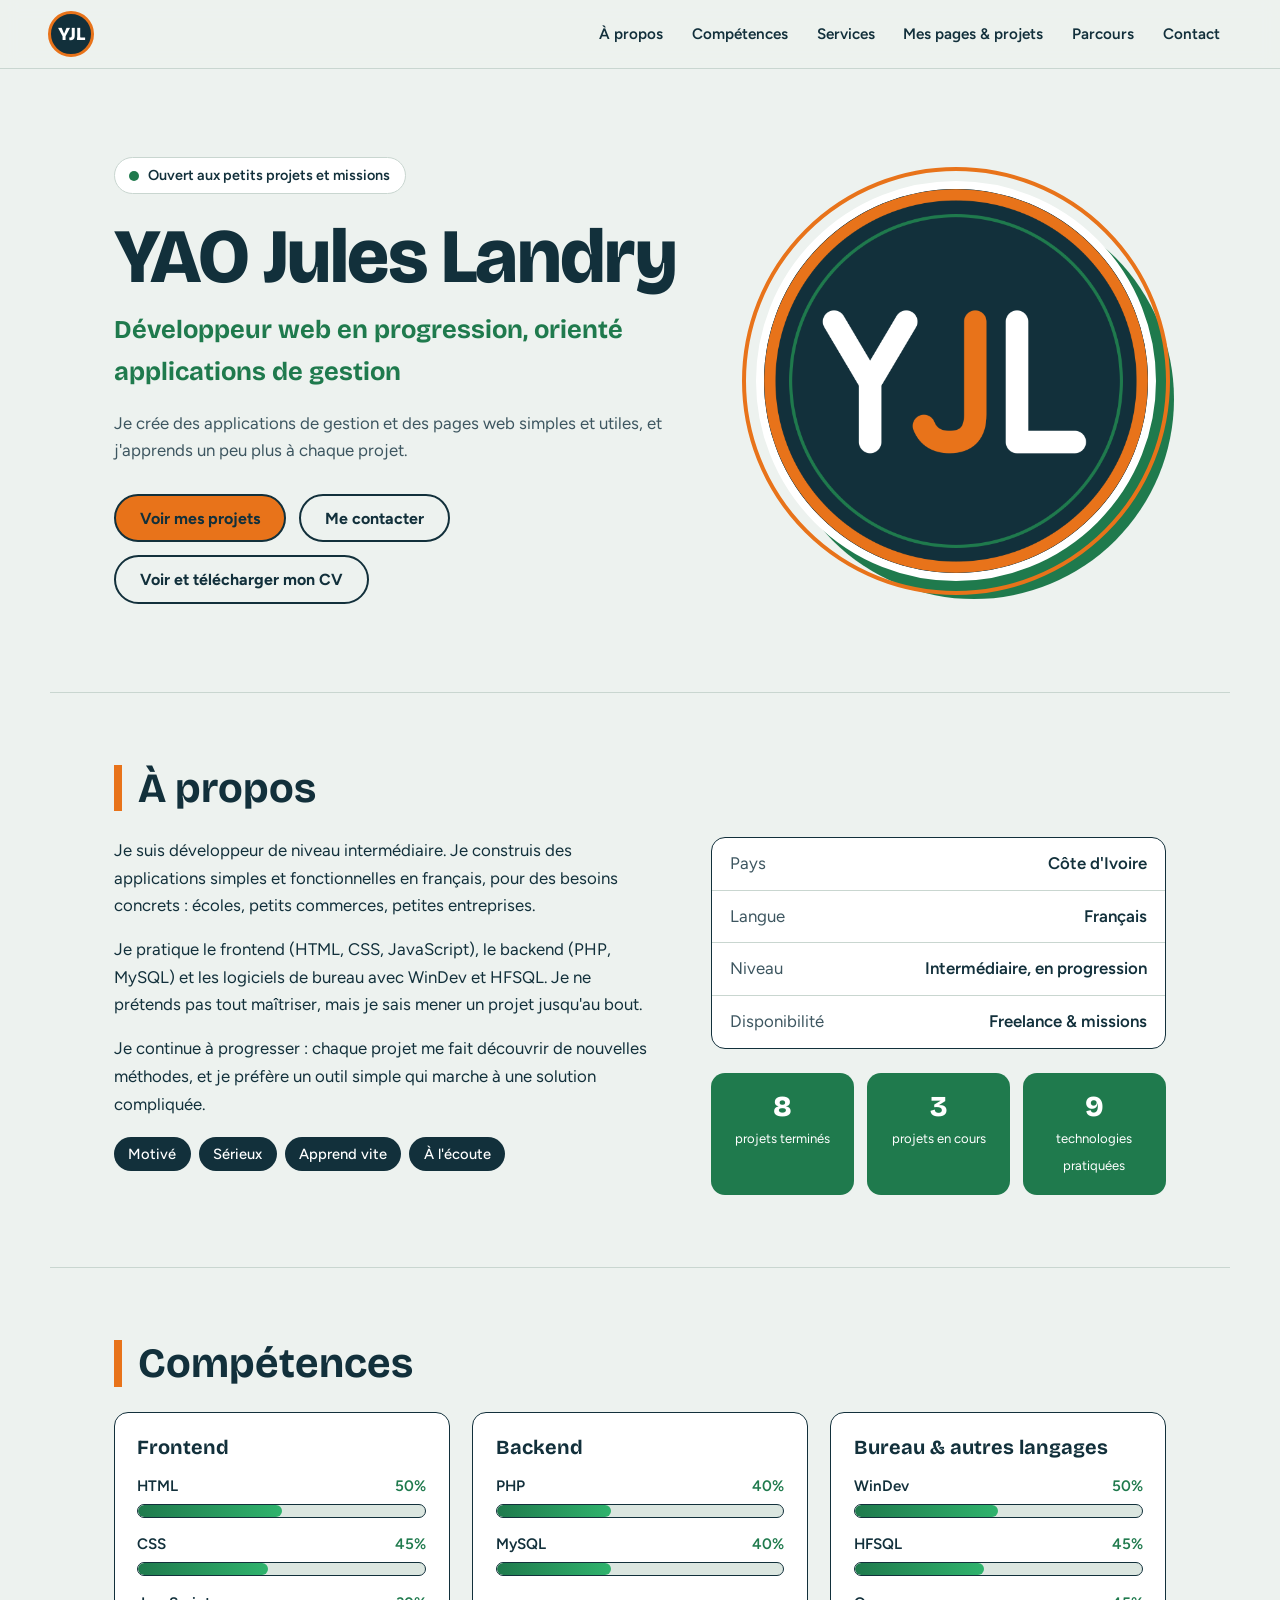
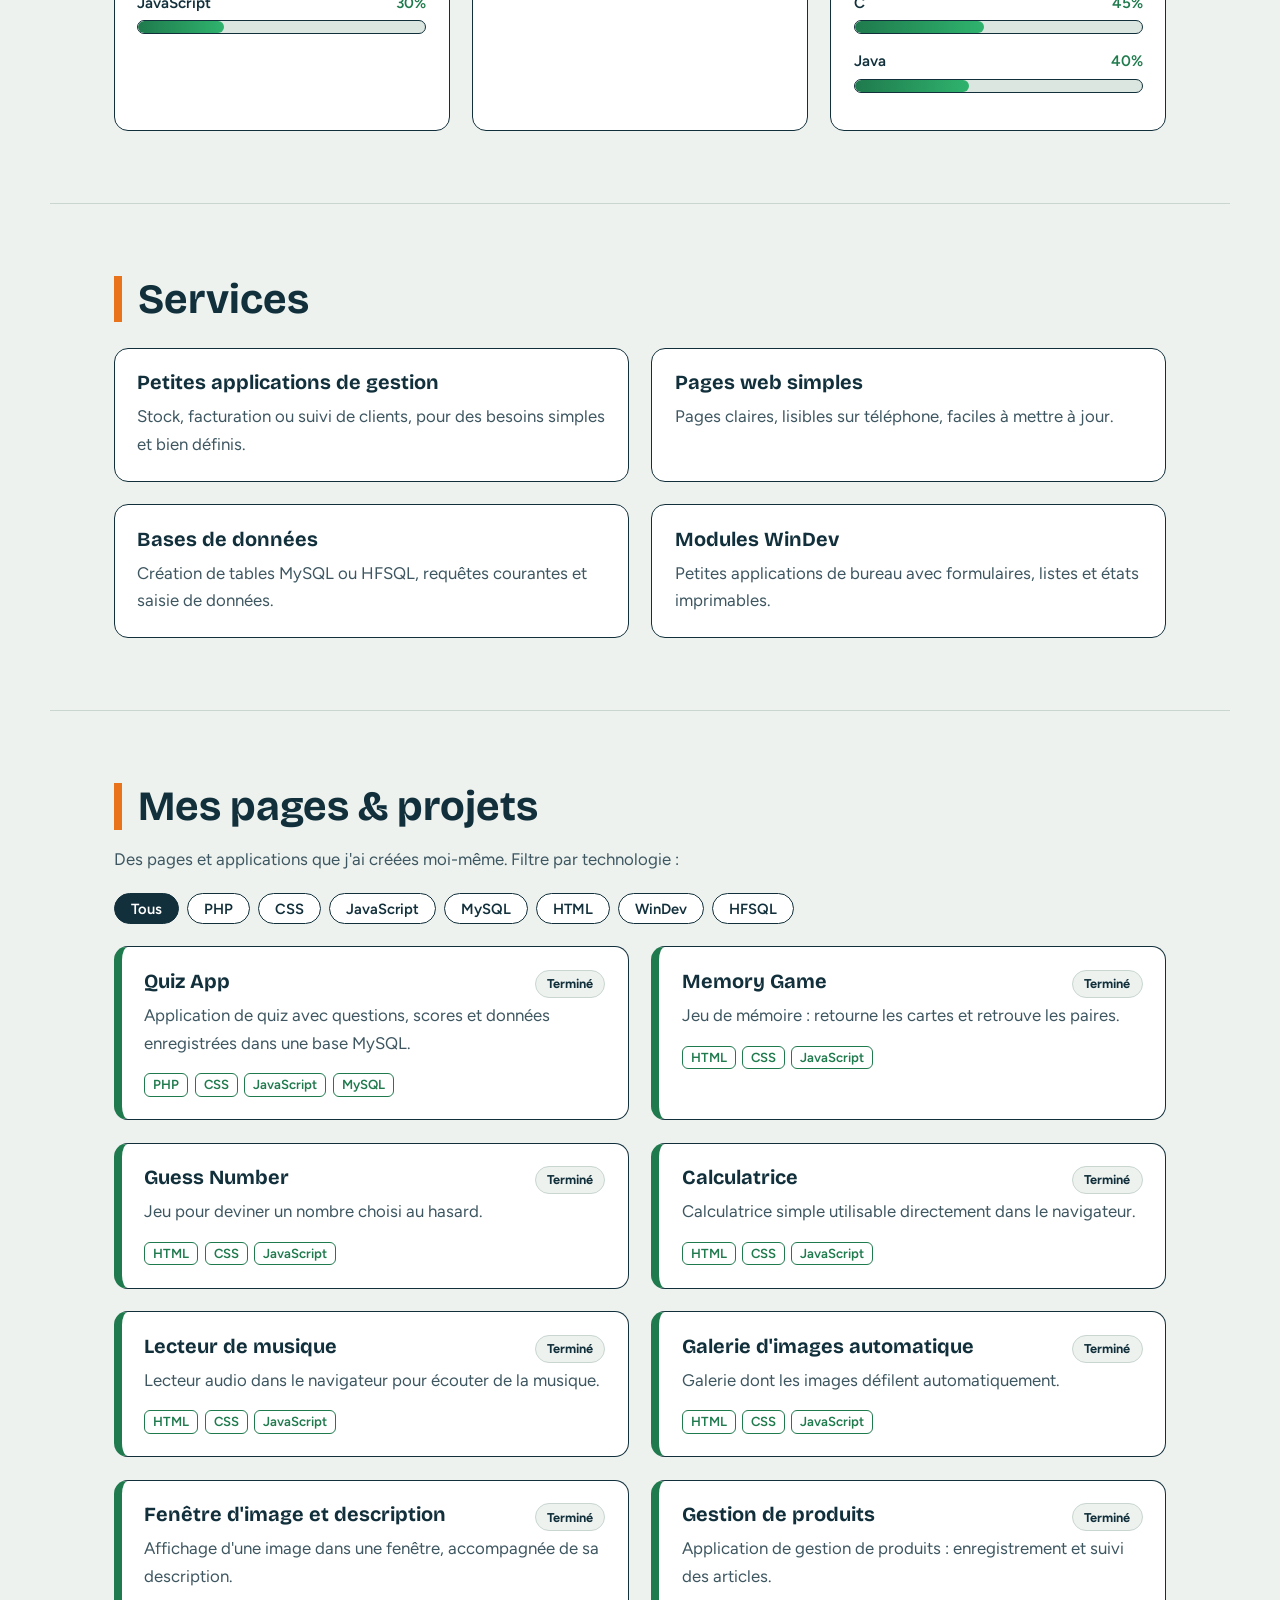
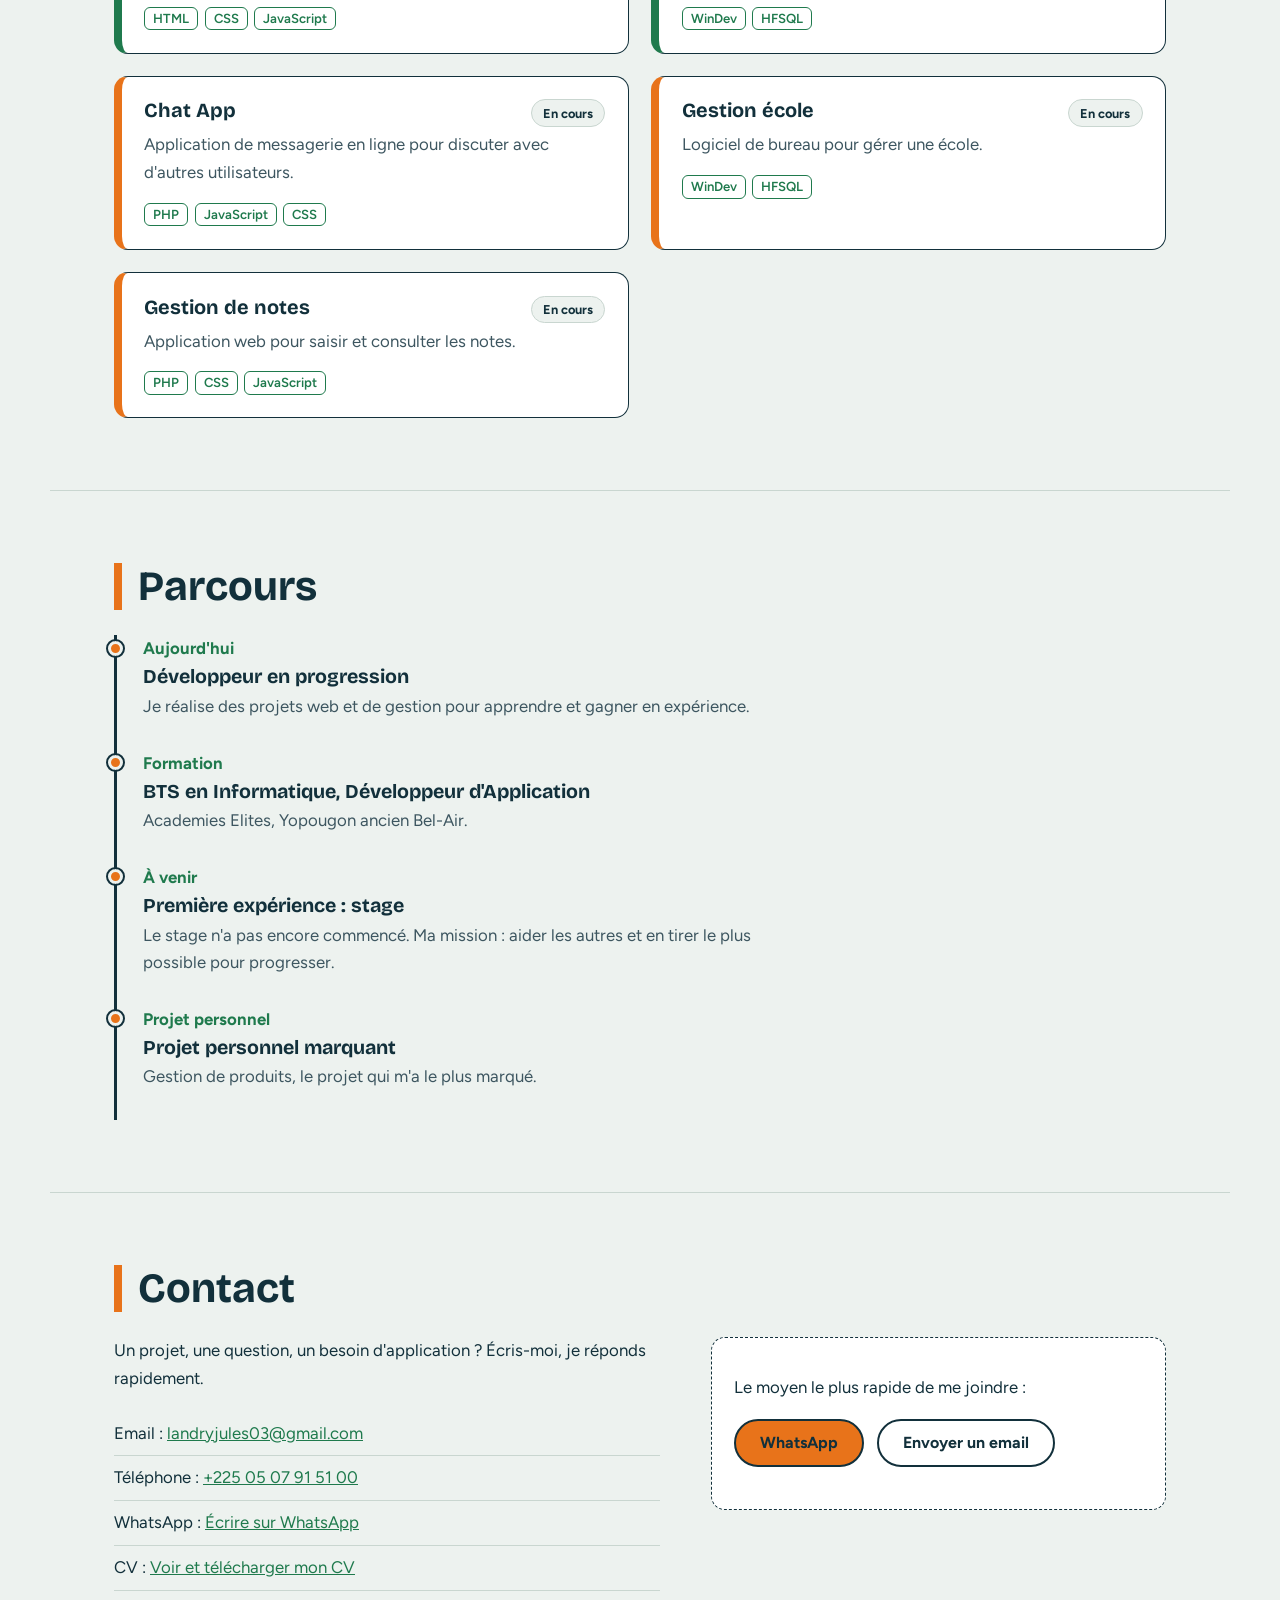
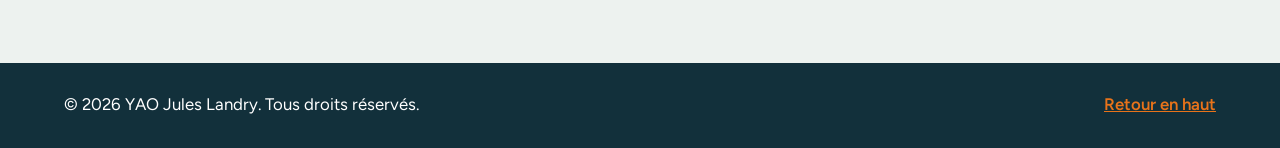
<file: index.html>
<!DOCTYPE html>
<html lang="fr"><head><meta charset="UTF-8"><meta name="viewport" content="width=device-width, initial-scale=1">
<title>YAO Jules Landry | Portfolio</title>
<meta name="description" content="Je crée des applications de gestion et des pages web simples et utiles.">
<link rel="preconnect" href="https://fonts.googleapis.com"><link rel="preconnect" href="https://fonts.gstatic.com" crossorigin>
<link href="https://fonts.googleapis.com/css2?family=Bricolage+Grotesque:wght@500;700;800&family=Figtree:wght@400;500;600&display=swap" rel="stylesheet">
<link rel="stylesheet" href="css/style.css"></head><body>
<a class="lien-evitement" href="#contenu">Aller au contenu</a>
<header class="entete" id="haut"><a class="logo" href="#accueil" aria-label="Accueil">YJL</a>
<button class="burger" aria-label="Ouvrir le menu" aria-expanded="false" aria-controls="menu"><span></span><span></span><span></span></button>
<nav id="menu" class="menu" aria-label="Navigation principale">
<a href="#apropos">À propos</a>
<a href="#competences">Compétences</a>
<a href="#services">Services</a>
<a href="#projets">Mes pages &amp; projets</a>
<a href="#parcours">Parcours</a>
<a href="#contact">Contact</a>
</nav></header><main id="contenu">
<section id="accueil" class="hero"><div class="hero-texte"><p class="pastille"><span class="point"></span>Ouvert aux petits projets et missions</p>
<h1>YAO Jules Landry</h1><p class="titre">Développeur web en progression, orienté applications de gestion</p>
<p class="accroche">Je crée des applications de gestion et des pages web simples et utiles, et j'apprends un peu plus à chaque projet.</p>
<div class="boutons"><a class="btn btn-plein" href="#projets">Voir mes projets</a><a class="btn btn-contour" href="#contact">Me contacter</a><a class="btn btn-contour" href="cv.html">Voir et télécharger mon CV</a></div></div>
<div class="hero-photo"><div class="cadre-photo"><img src="img/logo-yjl.png" alt="Logo YJL de YAO Jules Landry" width="420" height="420"></div></div></section>
<section id="apropos" class="bloc"><h2>À propos</h2><div class="deux-col"><div class="prose">
<p>Je suis développeur de niveau intermédiaire. Je construis des applications simples et fonctionnelles en français, pour des besoins concrets : écoles, petits commerces, petites entreprises.</p>
<p>Je pratique le frontend (HTML, CSS, JavaScript), le backend (PHP, MySQL) et les logiciels de bureau avec WinDev et HFSQL. Je ne prétends pas tout maîtriser, mais je sais mener un projet jusqu&#x27;au bout.</p>
<p>Je continue à progresser : chaque projet me fait découvrir de nouvelles méthodes, et je préfère un outil simple qui marche à une solution compliquée.</p>
<ul class="qualites"><li>Motivé</li><li>Sérieux</li><li>Apprend vite</li><li>À l&#x27;écoute</li></ul></div><div><dl class="infos">
<div><dt>Pays</dt><dd>Côte d&#x27;Ivoire</dd></div>
<div><dt>Langue</dt><dd>Français</dd></div>
<div><dt>Niveau</dt><dd>Intermédiaire, en progression</dd></div>
<div><dt>Disponibilité</dt><dd>Freelance &amp; missions</dd></div>
</dl><div class="chiffres"><div><strong>8</strong><span>projets terminés</span></div><div><strong>3</strong><span>projets en cours</span></div><div><strong>9</strong><span>technologies pratiquées</span></div></div></div></div></section>
<section id="competences" class="bloc"><h2>Compétences</h2><div class="grille-3">
<div class="groupe"><h3>Frontend</h3>
<div class="barre"><div class="barre-ligne"><span>HTML</span><span>50%</span></div><div class="piste" role="progressbar" aria-valuenow="50" aria-valuemin="0" aria-valuemax="100" aria-label="HTML"><div class="rempli" style="--niveau: 50%"></div></div></div>
<div class="barre"><div class="barre-ligne"><span>CSS</span><span>45%</span></div><div class="piste" role="progressbar" aria-valuenow="45" aria-valuemin="0" aria-valuemax="100" aria-label="CSS"><div class="rempli" style="--niveau: 45%"></div></div></div>
<div class="barre"><div class="barre-ligne"><span>JavaScript</span><span>30%</span></div><div class="piste" role="progressbar" aria-valuenow="30" aria-valuemin="0" aria-valuemax="100" aria-label="JavaScript"><div class="rempli" style="--niveau: 30%"></div></div></div>
</div>
<div class="groupe"><h3>Backend</h3>
<div class="barre"><div class="barre-ligne"><span>PHP</span><span>40%</span></div><div class="piste" role="progressbar" aria-valuenow="40" aria-valuemin="0" aria-valuemax="100" aria-label="PHP"><div class="rempli" style="--niveau: 40%"></div></div></div>
<div class="barre"><div class="barre-ligne"><span>MySQL</span><span>40%</span></div><div class="piste" role="progressbar" aria-valuenow="40" aria-valuemin="0" aria-valuemax="100" aria-label="MySQL"><div class="rempli" style="--niveau: 40%"></div></div></div>
</div>
<div class="groupe"><h3>Bureau &amp; autres langages</h3>
<div class="barre"><div class="barre-ligne"><span>WinDev</span><span>50%</span></div><div class="piste" role="progressbar" aria-valuenow="50" aria-valuemin="0" aria-valuemax="100" aria-label="WinDev"><div class="rempli" style="--niveau: 50%"></div></div></div>
<div class="barre"><div class="barre-ligne"><span>HFSQL</span><span>45%</span></div><div class="piste" role="progressbar" aria-valuenow="45" aria-valuemin="0" aria-valuemax="100" aria-label="HFSQL"><div class="rempli" style="--niveau: 45%"></div></div></div>
<div class="barre"><div class="barre-ligne"><span>C</span><span>45%</span></div><div class="piste" role="progressbar" aria-valuenow="45" aria-valuemin="0" aria-valuemax="100" aria-label="C"><div class="rempli" style="--niveau: 45%"></div></div></div>
<div class="barre"><div class="barre-ligne"><span>Java</span><span>40%</span></div><div class="piste" role="progressbar" aria-valuenow="40" aria-valuemin="0" aria-valuemax="100" aria-label="Java"><div class="rempli" style="--niveau: 40%"></div></div></div>
</div>
</div></section><section id="services" class="bloc"><h2>Services</h2><div class="grille-2">
<article class="service"><h3>Petites applications de gestion</h3><p>Stock, facturation ou suivi de clients, pour des besoins simples et bien définis.</p></article>
<article class="service"><h3>Pages web simples</h3><p>Pages claires, lisibles sur téléphone, faciles à mettre à jour.</p></article>
<article class="service"><h3>Bases de données</h3><p>Création de tables MySQL ou HFSQL, requêtes courantes et saisie de données.</p></article>
<article class="service"><h3>Modules WinDev</h3><p>Petites applications de bureau avec formulaires, listes et états imprimables.</p></article>
</div></section><section id="projets" class="bloc"><h2>Mes pages &amp; projets</h2><p class="intro">Des pages et applications que j'ai créées moi-même. Filtre par technologie :</p><div class="filtres" role="group" aria-label="Filtrer les projets"><button class="filtre actif" data-filtre="tous">Tous</button><button class="filtre" data-filtre="PHP">PHP</button><button class="filtre" data-filtre="CSS">CSS</button><button class="filtre" data-filtre="JavaScript">JavaScript</button><button class="filtre" data-filtre="MySQL">MySQL</button><button class="filtre" data-filtre="HTML">HTML</button><button class="filtre" data-filtre="WinDev">WinDev</button><button class="filtre" data-filtre="HFSQL">HFSQL</button></div><div class="grille-2" id="liste-projets">
<article class="projet statut-fini" data-tags="PHP|CSS|JavaScript|MySQL"><div class="projet-haut"><h3>Quiz App</h3><span class="statut">Terminé</span></div><p>Application de quiz avec questions, scores et données enregistrées dans une base MySQL.</p><ul class="tags"><li>PHP</li><li>CSS</li><li>JavaScript</li><li>MySQL</li></ul></article>
<article class="projet statut-fini" data-tags="HTML|CSS|JavaScript"><div class="projet-haut"><h3>Memory Game</h3><span class="statut">Terminé</span></div><p>Jeu de mémoire : retourne les cartes et retrouve les paires.</p><ul class="tags"><li>HTML</li><li>CSS</li><li>JavaScript</li></ul></article>
<article class="projet statut-fini" data-tags="HTML|CSS|JavaScript"><div class="projet-haut"><h3>Guess Number</h3><span class="statut">Terminé</span></div><p>Jeu pour deviner un nombre choisi au hasard.</p><ul class="tags"><li>HTML</li><li>CSS</li><li>JavaScript</li></ul></article>
<article class="projet statut-fini" data-tags="HTML|CSS|JavaScript"><div class="projet-haut"><h3>Calculatrice</h3><span class="statut">Terminé</span></div><p>Calculatrice simple utilisable directement dans le navigateur.</p><ul class="tags"><li>HTML</li><li>CSS</li><li>JavaScript</li></ul></article>
<article class="projet statut-fini" data-tags="HTML|CSS|JavaScript"><div class="projet-haut"><h3>Lecteur de musique</h3><span class="statut">Terminé</span></div><p>Lecteur audio dans le navigateur pour écouter de la musique.</p><ul class="tags"><li>HTML</li><li>CSS</li><li>JavaScript</li></ul></article>
<article class="projet statut-fini" data-tags="HTML|CSS|JavaScript"><div class="projet-haut"><h3>Galerie d&#x27;images automatique</h3><span class="statut">Terminé</span></div><p>Galerie dont les images défilent automatiquement.</p><ul class="tags"><li>HTML</li><li>CSS</li><li>JavaScript</li></ul></article>
<article class="projet statut-fini" data-tags="HTML|CSS|JavaScript"><div class="projet-haut"><h3>Fenêtre d&#x27;image et description</h3><span class="statut">Terminé</span></div><p>Affichage d&#x27;une image dans une fenêtre, accompagnée de sa description.</p><ul class="tags"><li>HTML</li><li>CSS</li><li>JavaScript</li></ul></article>
<article class="projet statut-fini" data-tags="WinDev|HFSQL"><div class="projet-haut"><h3>Gestion de produits</h3><span class="statut">Terminé</span></div><p>Application de gestion de produits : enregistrement et suivi des articles.</p><ul class="tags"><li>WinDev</li><li>HFSQL</li></ul></article>
<article class="projet statut-cours" data-tags="PHP|JavaScript|CSS"><div class="projet-haut"><h3>Chat App</h3><span class="statut">En cours</span></div><p>Application de messagerie en ligne pour discuter avec d&#x27;autres utilisateurs.</p><ul class="tags"><li>PHP</li><li>JavaScript</li><li>CSS</li></ul></article>
<article class="projet statut-cours" data-tags="WinDev|HFSQL"><div class="projet-haut"><h3>Gestion école</h3><span class="statut">En cours</span></div><p>Logiciel de bureau pour gérer une école.</p><ul class="tags"><li>WinDev</li><li>HFSQL</li></ul></article>
<article class="projet statut-cours" data-tags="PHP|CSS|JavaScript"><div class="projet-haut"><h3>Gestion de notes</h3><span class="statut">En cours</span></div><p>Application web pour saisir et consulter les notes.</p><ul class="tags"><li>PHP</li><li>CSS</li><li>JavaScript</li></ul></article>
</div></section><section id="parcours" class="bloc"><h2>Parcours</h2><ol class="chrono">
<li><span class="date">Aujourd&#x27;hui</span><h3>Développeur en progression</h3><p>Je réalise des projets web et de gestion pour apprendre et gagner en expérience.</p></li>
<li><span class="date">Formation</span><h3>BTS en Informatique, Développeur d&#x27;Application</h3><p>Academies Elites, Yopougon ancien Bel-Air.</p></li>
<li><span class="date">À venir</span><h3>Première expérience : stage</h3><p>Le stage n&#x27;a pas encore commencé. Ma mission : aider les autres et en tirer le plus possible pour progresser.</p></li>
<li><span class="date">Projet personnel</span><h3>Projet personnel marquant</h3><p>Gestion de produits, le projet qui m&#x27;a le plus marqué.</p></li>
</ol></section><section id="contact" class="bloc"><h2>Contact</h2><div class="deux-col"><div class="prose">
<p>Un projet, une question, un besoin d'application ? Écris-moi, je réponds rapidement.</p>
<ul class="coordonnees"><li>Email : <a href="mailto:landryjules03@gmail.com">landryjules03@gmail.com</a></li><li>Téléphone : <a href="tel:+2250507915100">+225 05 07 91 51 00</a></li>
<li>WhatsApp : <a href="https://wa.me/2250507915100" target="_blank" rel="noopener">Écrire sur WhatsApp</a></li><li>CV : <a href="cv.html">Voir et télécharger mon CV</a></li></ul></div>
<div class="note-cv"><p>Le moyen le plus rapide de me joindre :</p><div class="actions-cv">
<a class="btn btn-plein" href="https://wa.me/2250507915100" target="_blank" rel="noopener">WhatsApp</a>
<a class="btn btn-contour" href="mailto:landryjules03@gmail.com?subject=Contact%20depuis%20ton%20portfolio">Envoyer un email</a></div></div></div></section></main>
<footer class="pied"><p>© 2026 YAO Jules Landry. Tous droits réservés.</p><a href="#haut">Retour en haut</a></footer>
<script src="js/main.js"></script></body></html>
</file>
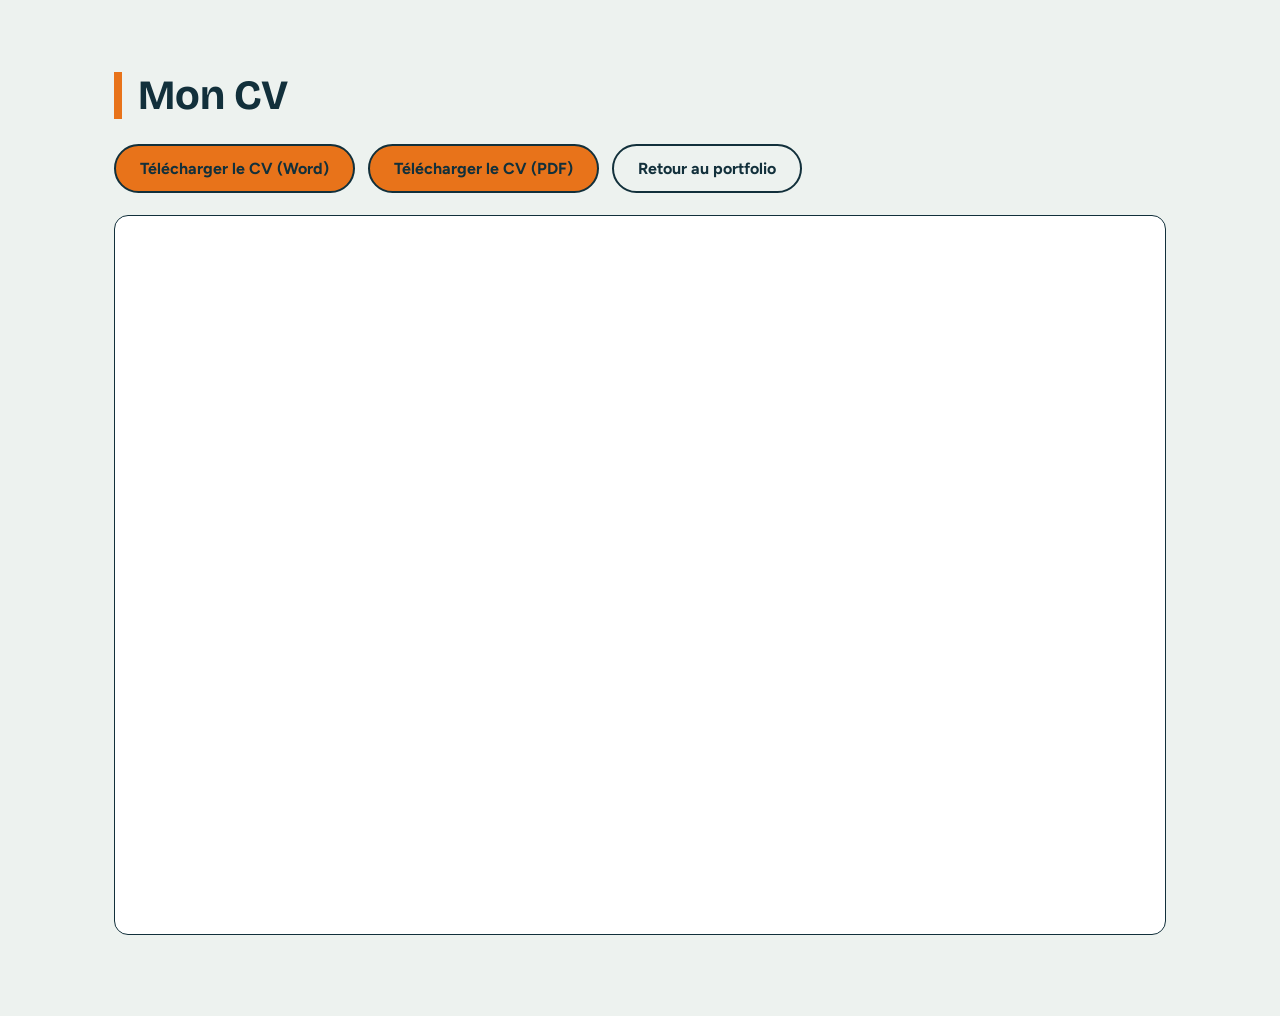
<file: cv.html>
<!DOCTYPE html>
<html lang="fr"><head><meta charset="UTF-8"><meta name="viewport" content="width=device-width, initial-scale=1"><title>CV | YAO Jules Landry</title>
<link href="https://fonts.googleapis.com/css2?family=Bricolage+Grotesque:wght@500;700;800&family=Figtree:wght@400;500;600&display=swap" rel="stylesheet">
<link rel="stylesheet" href="css/style.css"></head><body><main><section class="bloc" style="border-top:0"><h2>Mon CV</h2>
<div class="actions-cv"><a class="btn btn-plein" href="cv/CV-YAO-Jules-Landry.docx" download>Télécharger le CV (Word)</a>
<a class="btn btn-plein" href="cv/CV-YAO-Jules-Landry.pdf" download>Télécharger le CV (PDF)</a>
<a class="btn btn-contour" href="index.html#accueil">Retour au portfolio</a></div>
<iframe class="apercu-cv" src="cv/CV-YAO-Jules-Landry.pdf" title="CV de YAO Jules Landry"></iframe></section></main></body></html>
</file>
<file: css/style.css>
/* ============ VARIABLES : change ici les couleurs, la forme de la photo ============ */
:root {
  --encre: #12303b;
  --fond: #edf2ef;
  --blanc: #ffffff;
  --orange: #e8731a;
  --vert: #1f7a4d;
  --brume: #c9d6d0;
  --texte-doux: #3d5660;
  --forme-photo: 50%;          /* 50% = cercle ; 12% = carré arrondi ; 50% 50% 50% 50% / 60% 60% 40% 40% = arche */
  --titres: "Bricolage Grotesque", "Trebuchet MS", sans-serif;
  --corps: "Figtree", "Segoe UI", Arial, sans-serif;
}

*, *::before, *::after { box-sizing: border-box; }
html { scroll-behavior: smooth; scroll-padding-top: 76px; }
body { margin: 0; background: var(--fond); color: var(--encre); font-family: var(--corps); font-size: 1.05rem; line-height: 1.65; }
img { max-width: 100%; display: block; }
a { color: var(--vert); }
h1, h2, h3 { font-family: var(--titres); line-height: 1.12; margin: 0; }
:focus-visible { outline: 3px solid var(--orange); outline-offset: 3px; }

.lien-evitement { position: absolute; left: -999px; top: 8px; background: var(--encre); color: #fff; padding: .6rem 1rem; z-index: 100; border-radius: 6px; }
.lien-evitement:focus { left: 8px; }

/* ============ En-tête ============ */
.entete { position: sticky; top: 0; z-index: 50; display: flex; align-items: center; justify-content: space-between; gap: 1rem;
  padding: .7rem clamp(1rem, 4vw, 3rem); background: rgba(237, 242, 239, .94); backdrop-filter: blur(8px); border-bottom: 1.5px solid var(--brume); }
.logo { font-family: var(--titres); font-weight: 800; font-size: 1.15rem; text-decoration: none; color: var(--blanc); background: var(--encre);
  width: 46px; height: 46px; display: grid; place-items: center; border-radius: 50%; border: 3px solid var(--orange); }
.menu { display: flex; gap: .3rem; flex-wrap: wrap; justify-content: flex-end; }
.menu a { text-decoration: none; color: var(--encre); font-weight: 600; font-size: .95rem; padding: .4rem .75rem; border-radius: 999px; }
.menu a:hover { background: var(--encre); color: var(--blanc); }
.burger { display: none; background: none; border: 1.5px solid var(--encre); border-radius: 10px; width: 46px; height: 42px; cursor: pointer; padding: 0 10px; flex-direction: column; justify-content: center; gap: 5px; }
.burger span { display: block; height: 2.5px; background: var(--encre); border-radius: 2px; }

/* ============ Accueil ============ */
main > section { padding-inline: clamp(1rem, 5vw, 4rem); }
.hero { display: grid; grid-template-columns: 1.15fr .85fr; gap: clamp(1.5rem, 5vw, 4rem); align-items: center; max-width: 1180px; margin: 0 auto; padding-block: clamp(2.5rem, 7vw, 5.5rem); }
.pastille { display: inline-flex; align-items: center; gap: .55rem; margin: 0 0 1.2rem; padding: .35rem .9rem; background: var(--blanc); border: 1.5px solid var(--brume); border-radius: 999px; font-size: .9rem; font-weight: 600; }
.point { width: 10px; height: 10px; border-radius: 50%; background: var(--vert); }
.hero h1 { font-size: clamp(2.5rem, 7vw, 4.8rem); font-weight: 800; letter-spacing: -.02em; }
.titre { font-family: var(--titres); font-size: clamp(1.15rem, 2.4vw, 1.6rem); font-weight: 700; color: var(--vert); margin: .6rem 0 1rem; }
.accroche { max-width: 34em; color: var(--texte-doux); margin: 0 0 1.8rem; }
.boutons { display: flex; flex-wrap: wrap; gap: .8rem; }
.btn { display: inline-block; font: 700 1rem var(--corps); text-decoration: none; padding: .8rem 1.5rem; border-radius: 999px; border: 2px solid var(--encre); cursor: pointer; transition: transform .15s; }
.btn:hover { transform: translateY(-2px); }
.btn-plein { background: var(--orange); color: var(--encre); }
.btn-contour { background: transparent; color: var(--encre); }

/* Cadre photo arrondi (le moment fort de la page) */
.hero-photo { display: grid; place-items: center; }
.cadre-photo { position: relative; width: min(100%, 400px); aspect-ratio: 1; border-radius: var(--forme-photo); border: 8px solid var(--blanc);
  outline: 4px solid var(--orange); outline-offset: 10px; background: var(--brume); overflow: hidden; box-shadow: 18px 18px 0 var(--vert);
  animation: apparition .9s ease-out both; }
.cadre-photo img { width: 100%; height: 100%; object-fit: cover; object-position: center top; }
.initiales { display: none; position: absolute; inset: 0; place-items: center; font: 800 clamp(3.5rem, 12vw, 6rem) var(--titres); color: var(--encre); }
.cadre-photo.sans-photo .initiales { display: grid; }
@keyframes apparition { from { opacity: 0; transform: scale(.92) rotate(-3deg); } to { opacity: 1; transform: none; } }

/* ============ Blocs ============ */
.bloc { max-width: 1180px; margin: 0 auto; padding-block: clamp(2.5rem, 6vw, 4.5rem); border-top: 1.5px solid var(--brume); }
.bloc h2 { font-size: clamp(1.8rem, 4vw, 2.6rem); margin-bottom: 1.6rem; padding-left: 1rem; border-left: 8px solid var(--orange); }
.intro { color: var(--texte-doux); margin: -.6rem 0 1.2rem; }
.deux-col { display: grid; grid-template-columns: 1.2fr 1fr; gap: clamp(1.5rem, 4vw, 3.5rem); align-items: start; }
.prose p { margin: 0 0 1rem; max-width: 40em; }
.qualites { list-style: none; display: flex; flex-wrap: wrap; gap: .5rem; padding: 0; margin: 1.2rem 0 0; }
.qualites li { background: var(--encre); color: var(--blanc); padding: .3rem .9rem; border-radius: 999px; font-size: .92rem; font-weight: 500; }
.infos { margin: 0 0 1.5rem; border: 1.5px solid var(--encre); border-radius: 14px; background: var(--blanc); }
.infos div { display: flex; justify-content: space-between; gap: 1rem; padding: .75rem 1.1rem; border-bottom: 1.5px solid var(--brume); }
.infos div:last-child { border-bottom: 0; }
.infos dt { color: var(--texte-doux); }
.infos dd { margin: 0; font-weight: 600; text-align: right; }
.chiffres { display: grid; grid-template-columns: repeat(3, 1fr); gap: .8rem; }
.chiffres div { background: var(--vert); color: var(--blanc); border-radius: 14px; padding: 1rem .6rem; text-align: center; }
.chiffres strong { display: block; font: 800 1.8rem var(--titres); }
.chiffres span { font-size: .82rem; }

.grille-3 { display: grid; grid-template-columns: repeat(3, 1fr); gap: 1.4rem; }
.grille-2 { display: grid; grid-template-columns: repeat(2, 1fr); gap: 1.4rem; }
.groupe, .service, .projet { background: var(--blanc); border: 1.5px solid var(--encre); border-radius: 14px; padding: 1.4rem; }
.groupe h3, .service h3, .projet h3 { font-size: 1.25rem; margin-bottom: .6rem; }
.groupe h3 { margin-bottom: 1rem; }
.service p, .projet p { margin: 0; color: var(--texte-doux); }

.barre { margin-bottom: .9rem; }
.barre-ligne { display: flex; justify-content: space-between; font-weight: 600; font-size: .95rem; margin-bottom: .3rem; }
.piste { height: 14px; background: #dbe6e0; border: 1.5px solid var(--encre); border-radius: 999px; overflow: hidden; }
.rempli { height: 100%; width: var(--niveau, 0%); background: linear-gradient(90deg, #1f7a4d, #2fb36d); border-radius: 999px; animation: remplir 1.2s ease-out both; }
@keyframes remplir { from { width: 0; } }
.barre-ligne span:last-child { color: var(--vert); }

/* Projets */
.filtres { display: flex; flex-wrap: wrap; gap: .5rem; margin-bottom: 1.4rem; }
.filtre { font: 600 .92rem var(--corps); background: var(--blanc); color: var(--encre); border: 1.5px solid var(--encre); border-radius: 999px; padding: .35rem 1rem; cursor: pointer; }
.filtre.actif, .filtre:hover { background: var(--encre); color: var(--blanc); }
.projet { border-left-width: 8px; }
.projet.statut-fini { border-left-color: var(--vert); }
.projet.statut-cours { border-left-color: var(--orange); }
.projet.cache { display: none; }
.projet-haut { display: flex; justify-content: space-between; align-items: start; gap: .8rem; }
.statut { flex: none; font-size: .8rem; font-weight: 700; padding: .15rem .7rem; border-radius: 999px; background: var(--fond); border: 1.5px solid var(--brume); }
.tags { list-style: none; display: flex; flex-wrap: wrap; gap: .4rem; padding: 0; margin: 1rem 0 0; }
.tags li { font-size: .82rem; font-weight: 600; color: var(--vert); border: 1.5px solid var(--vert); border-radius: 6px; padding: 0 .5rem; }
.lien { display: inline-block; margin-top: 1rem; font-weight: 700; }

/* Parcours : vraie chronologie */
.chrono { list-style: none; margin: 0; padding: 0 0 0 1.6rem; border-left: 3px solid var(--encre); }
.chrono li { position: relative; padding-bottom: 1.8rem; }
.chrono li::before { content: ""; position: absolute; left: calc(-1.6rem - 9px); top: .35rem; width: 15px; height: 15px; background: var(--orange); border: 3px solid var(--fond); border-radius: 50%; outline: 2px solid var(--encre); }
.date { display: inline-block; font-weight: 700; color: var(--vert); margin-bottom: .2rem; }
.chrono p { margin: .3rem 0 0; color: var(--texte-doux); max-width: 40em; }

/* Contact */
.coordonnees { list-style: none; padding: 0; margin: 1.2rem 0 0; }
.coordonnees li { padding: .5rem 0; border-bottom: 1.5px solid var(--brume); }
form { display: grid; gap: 1rem; background: var(--blanc); border: 1.5px solid var(--encre); border-radius: 14px; padding: 1.5rem; }
form label { display: grid; gap: .3rem; font-weight: 600; font-size: .95rem; }
input, textarea { font: 400 1rem var(--corps); color: var(--encre); padding: .7rem .9rem; border: 1.5px solid var(--encre); border-radius: 10px; background: var(--fond); width: 100%; }
textarea { resize: vertical; }
.piege { position: absolute; left: -9999px; }
.retour { margin: 0; font-weight: 600; min-height: 1.5em; }
.retour.ok { color: var(--vert); }
.retour.erreur { color: #b3261e; }

.pied { display: flex; justify-content: space-between; flex-wrap: wrap; gap: .8rem; padding: 1.8rem clamp(1rem, 5vw, 4rem); background: var(--encre); color: var(--blanc); }
.pied p { margin: 0; }
.pied a { color: var(--orange); font-weight: 600; }

/* ============ Mobile ============ */
@media (max-width: 860px) {
  .burger { display: flex; }
  .menu { display: none; position: absolute; top: 100%; left: 0; right: 0; flex-direction: column; background: var(--fond); padding: .8rem 1rem 1.2rem; border-bottom: 1.5px solid var(--brume); }
  .menu.ouvert { display: flex; }
  .hero, .deux-col, .grille-3, .grille-2 { grid-template-columns: 1fr; }
  .hero-photo { order: -1; }
  .cadre-photo { width: min(78%, 320px); box-shadow: 12px 12px 0 var(--vert); }
}
@media (prefers-reduced-motion: reduce) {
  html { scroll-behavior: auto; }
  .cadre-photo { animation: none; }
  .rempli { animation: none; }
  .btn { transition: none; }
}


/* Page cv.php : affichage du CV */
.apercu-cv { width: 100%; height: 80vh; min-height: 480px; border: 1.5px solid var(--encre); border-radius: 14px; background: #fff; }
.actions-cv { display: flex; flex-wrap: wrap; gap: .8rem; margin: 0 0 1.4rem; }
.note-cv { background: var(--blanc); border: 1.5px dashed var(--encre); border-radius: 14px; padding: 1.2rem 1.4rem; }

/* Le logo YJL remplit exactement le cadre arrondi */
.cadre-photo { background: var(--encre); }
.cadre-photo img { transform: scale(1.07); object-position: center; }
</file>
